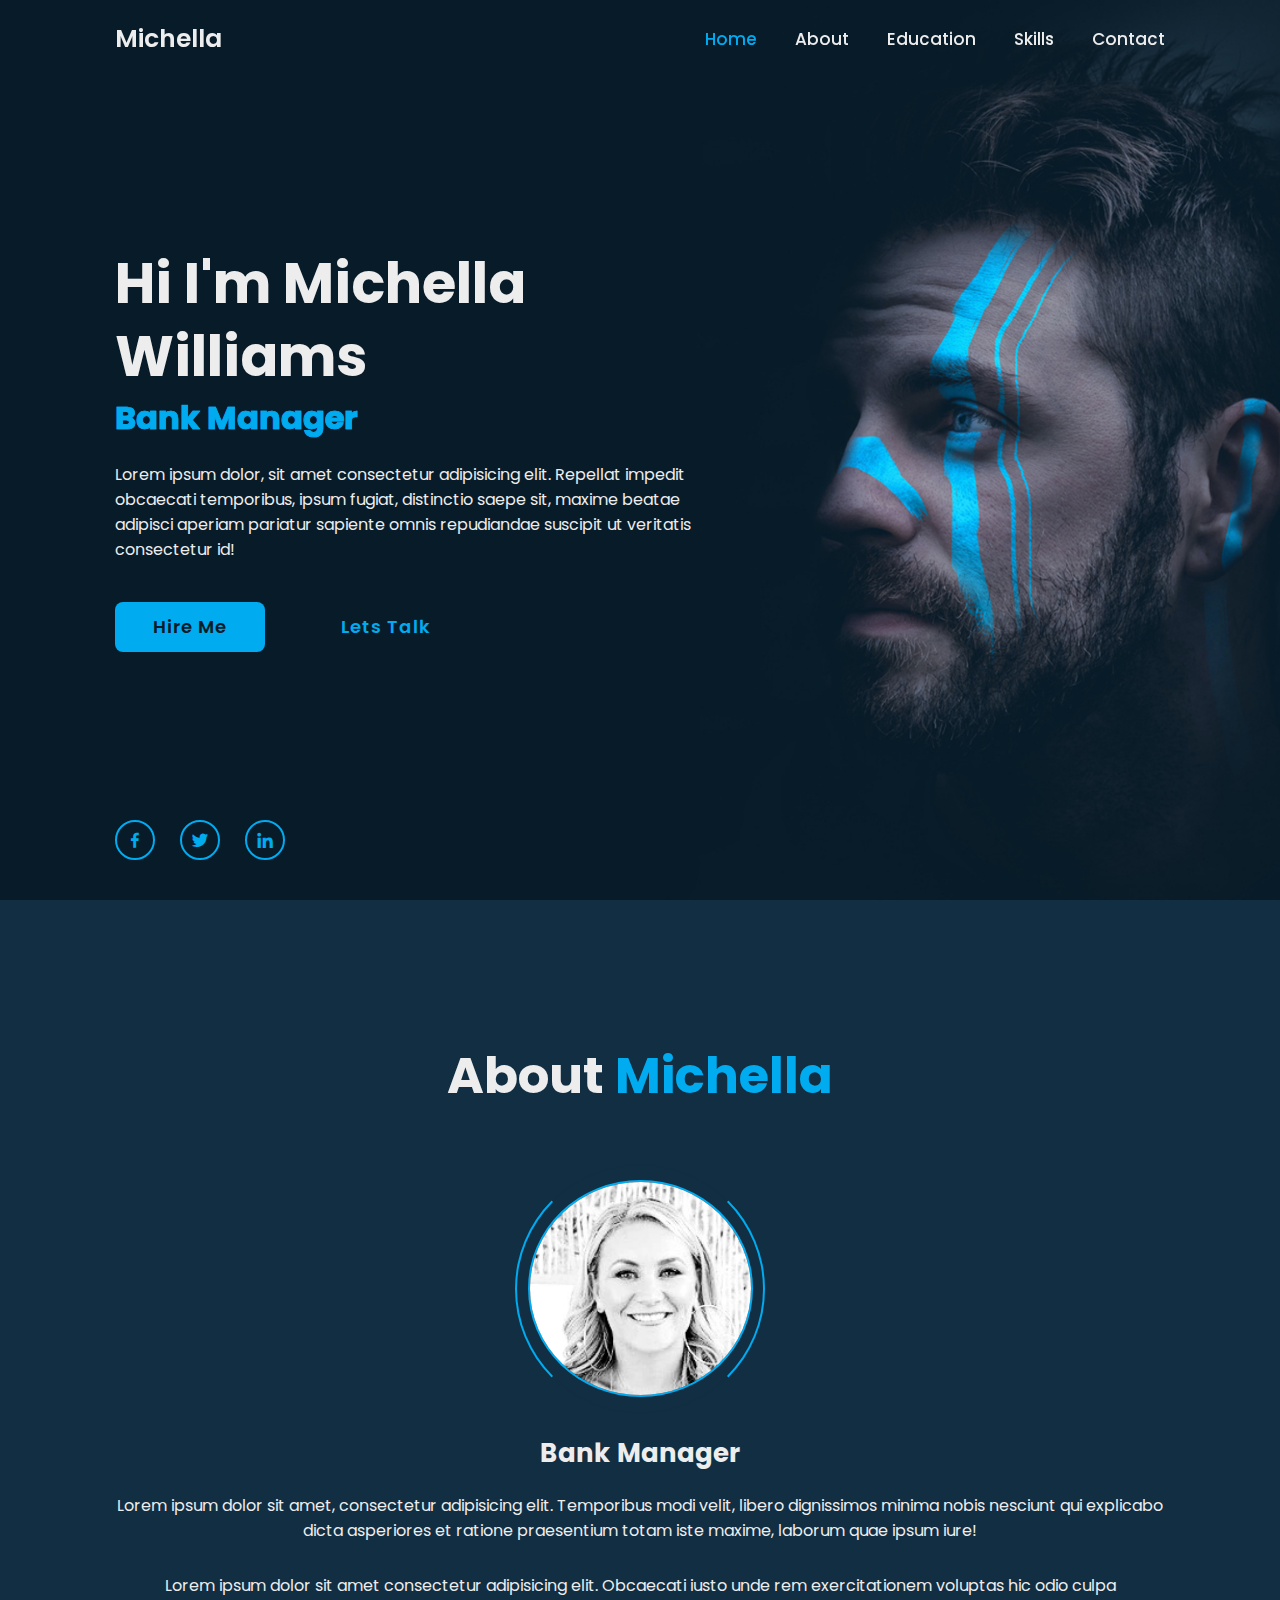
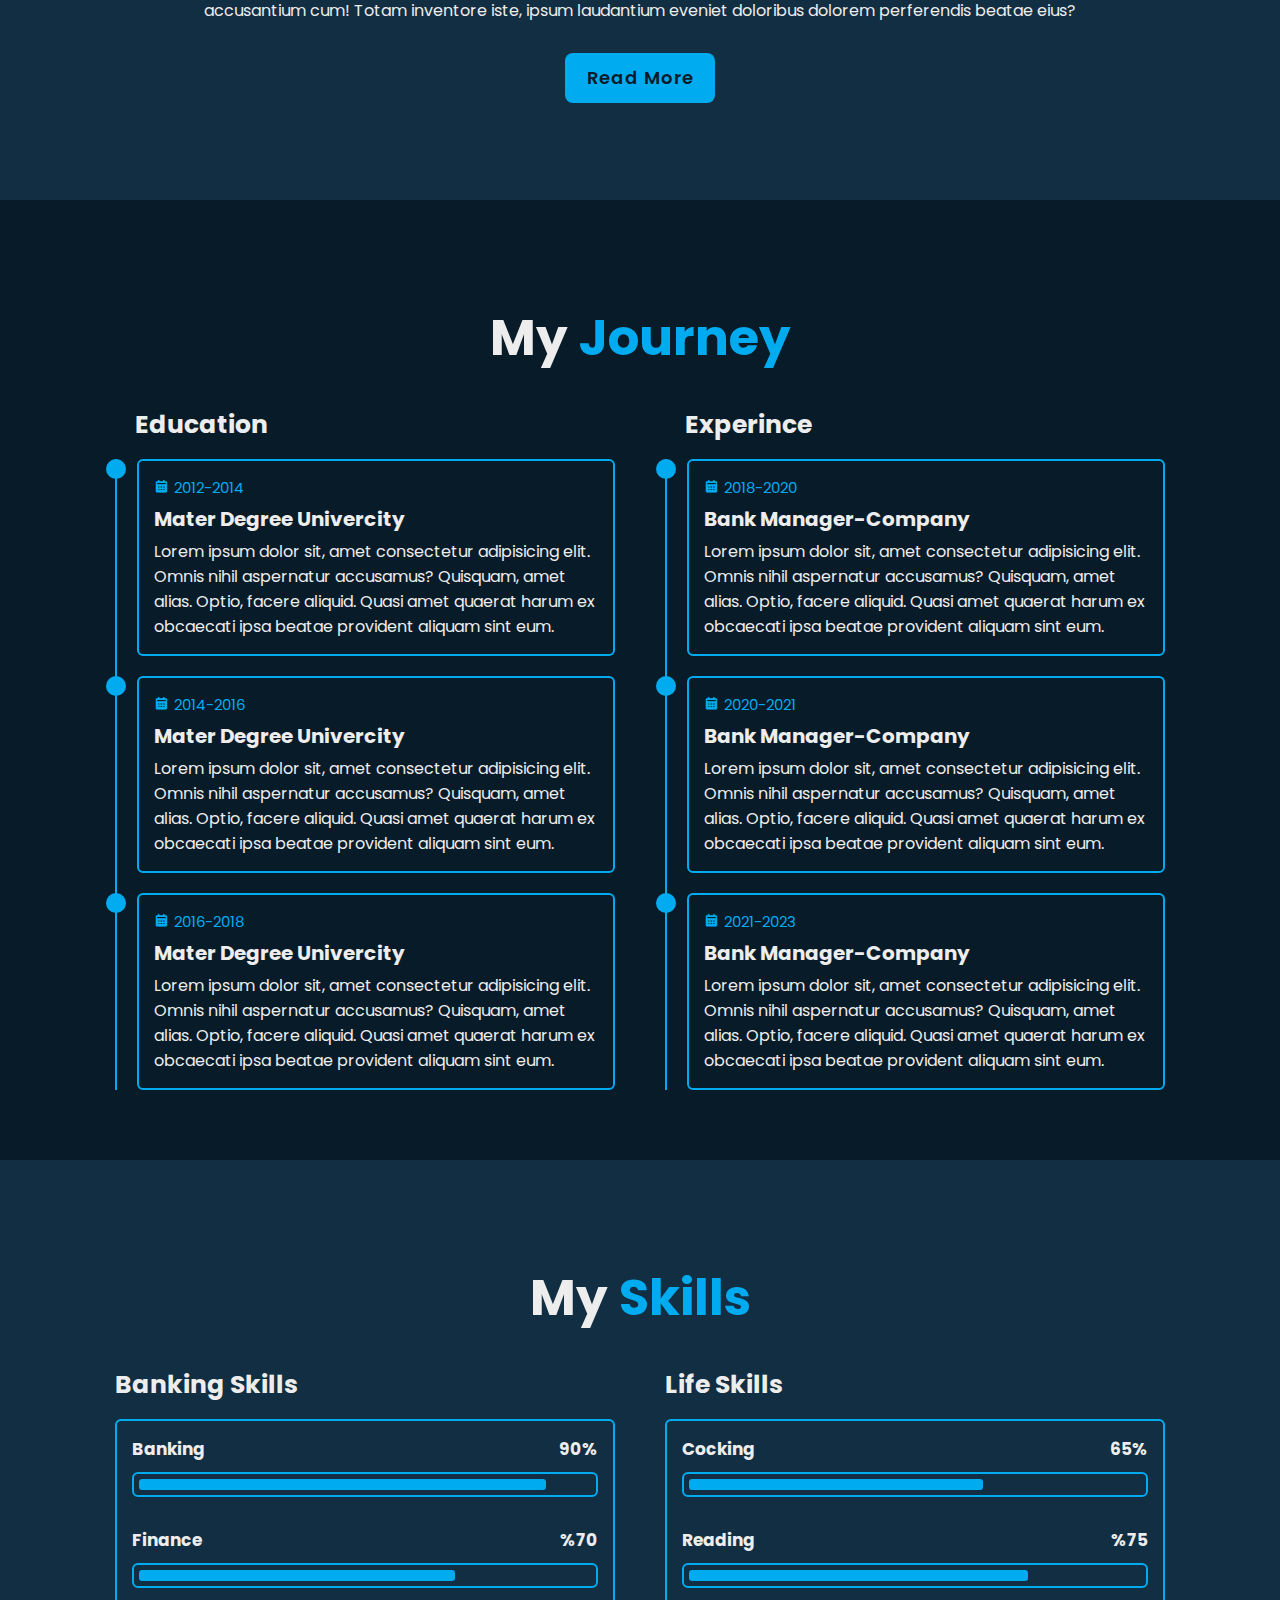
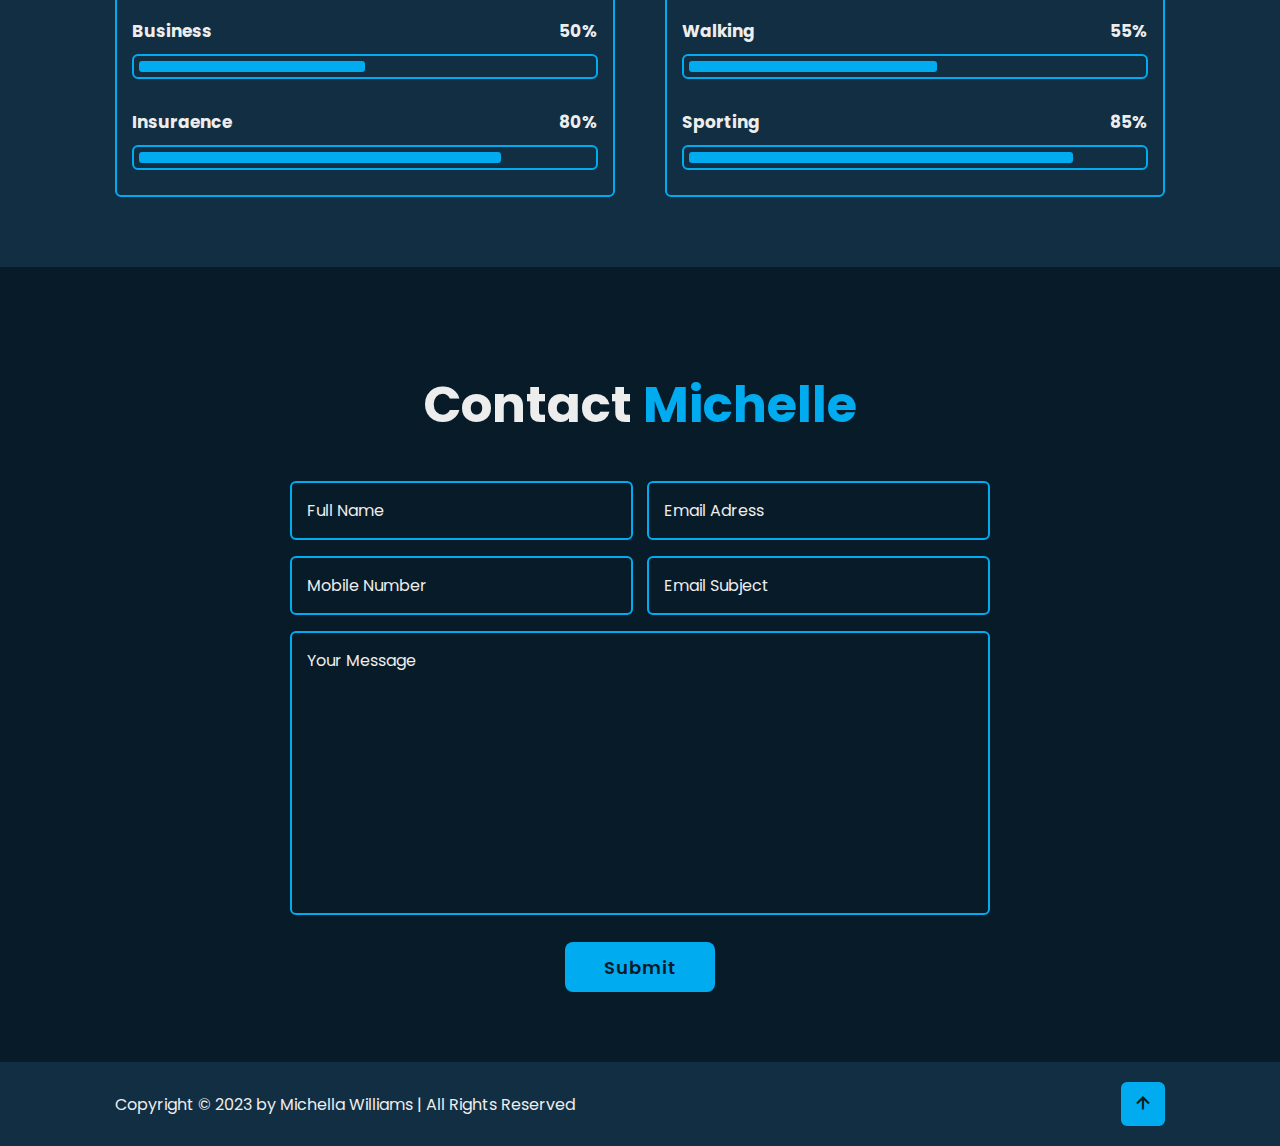
<file: first/index.html>
<!DOCTYPE html>
<html lang="en">
  <head>
    <meta charset="UTF-8" />
    <meta http-equiv="X-UA-Compatible" content="IE=edge" />
    <meta name="viewport" content="width=device-width, initial-scale=1.0" />
    <title>Michelle Williams</title>

    <link rel="stylesheet" href="css/style.css" />

    <!-- box icons -->
    <link
      href="https://unpkg.com/boxicons@2.1.4/css/boxicons.min.css" rel="stylesheet"/>
  </head>

  <body>
    <!-- header design -->
    <header class="header">
      <a href="#" class="logo">Michella</a>

      <div class="bx bx-menu" id="menu-icon"></div>

      <nav class="navbar">

        <a href="#home" class="active">Home</a>
        <a href="#about">About</a>
        <a href="#education">Education</a>
        <a href="#skills">Skills</a>
        <a href="#contact">Contact</a>

        <span class="active-nav"></span>
      </nav>
    </header>
   

    <!-- home section design -->
    <section class="home" id="home">
      <div class="home-content">
        <h1>Hi I'm <span>Michella Williams</span></h1>
        <div class="text-animate">
          <h3>Bank Manager</h3>
        </div>
        <p>Lorem ipsum dolor, sit amet consectetur adipisicing elit. 
          Repellat impedit obcaecati temporibus, ipsum fugiat,
           distinctio saepe sit, maxime beatae adipisci aperiam pariatur
            sapiente omnis repudiandae suscipit ut veritatis consectetur id!
        </p>
        <div class="btn-box">
          <a href="#" class="btn">Hire Me</a>
          <a href="#" class="btn">Lets Talk</a>
        </div>
      </div>
      <div class="home-sci">
        <a href="#"><i class="bx bxl-facebook"></i></a>
        <a href="#"><i class=" bx bxl-twitter"></i></a>
        <a href="#"><i class="bx bxl-linkedin"></i></a>

      </div>

      <div class="home-imgHover"></div>
    </section>
   
    <!-- about section design -->
    <section class="about" id="about">
      <h2 class="heading">About <span>Michella</span></h2>
      <div class="about-img">
        <img src="images/home2.png" alt="">
        <span class="circle-spin"></span>
      </div>
      <div class="about-content">
        <h3>Bank Manager</h3>
        <p>Lorem ipsum dolor sit amet, consectetur adipisicing elit. Temporibus modi velit, libero dignissimos minima nobis nesciunt qui explicabo dicta asperiores et ratione praesentium totam iste maxime, laborum quae ipsum iure!</p>
        <p>Lorem ipsum dolor sit amet consectetur adipisicing elit. Obcaecati iusto unde rem exercitationem voluptas hic odio culpa accusantium cum! Totam inventore iste, ipsum laudantium eveniet doloribus dolorem perferendis beatae eius?</p>
        <div class="btn-box btns">
          <a href="#" class="btn">Read More</a>
        </div>
      </div>
    </section>
    

    <!-- education section design -->
    <section class="education" id="education">
      <h2 class="heading">My <span>Journey</span></h2>
      <div class="education-row">
        <div class="education-column">
          <h3 class="title">Education</h3>

          <div class="education-box">
            <div class="education-content">
              <div class="content">
                <div class="year" ><i class="bx bxs-calendar"></i>2012-2014    </div>
                <h3>Mater Degree Univercity</h3>
                <p>Lorem ipsum dolor sit, amet consectetur adipisicing elit.
                   Omnis nihil aspernatur accusamus? Quisquam, amet alias. 
                   Optio, facere aliquid. Quasi amet quaerat harum ex obcaecati 
                   ipsa beatae provident aliquam sint eum.</p>

              </div>
            </div>

            <div class="education-content">
              <div class="content">
                <div class="year" ><i class="bx bxs-calendar"></i>2014-2016    </div>
                <h3>Mater Degree Univercity</h3>
                <p>Lorem ipsum dolor sit, amet consectetur adipisicing elit.
                   Omnis nihil aspernatur accusamus? Quisquam, amet alias. 
                   Optio, facere aliquid. Quasi amet quaerat harum ex obcaecati 
                   ipsa beatae provident aliquam sint eum.</p>

              </div>
            </div>

            <div class="education-content">
              <div class="content">
                <div class="year" ><i class="bx bxs-calendar"></i>2016-2018    </div>
                <h3>Mater Degree Univercity</h3>
                <p>Lorem ipsum dolor sit, amet consectetur adipisicing elit.
                   Omnis nihil aspernatur accusamus? Quisquam, amet alias. 
                   Optio, facere aliquid. Quasi amet quaerat harum ex obcaecati 
                   ipsa beatae provident aliquam sint eum.</p>

              </div>
            </div>

          </div>
        </div>

        <div class="education-column">
          <h3 class="title">Experince</h3>

          <div class="education-box">
            <div class="education-content">
              <div class="content">
                <div class="year" ><i class="bx bxs-calendar"></i>2018-2020    </div>
                <h3>Bank Manager-Company</h3>
                <p>Lorem ipsum dolor sit, amet consectetur adipisicing elit.
                   Omnis nihil aspernatur accusamus? Quisquam, amet alias. 
                   Optio, facere aliquid. Quasi amet quaerat harum ex obcaecati 
                   ipsa beatae provident aliquam sint eum.</p>

              </div>
            </div>

            <div class="education-content">
              <div class="content">
                <div class="year" ><i class="bx bxs-calendar"></i>2020-2021    </div>
                <h3>Bank Manager-Company</h3>
                <p>Lorem ipsum dolor sit, amet consectetur adipisicing elit.
                   Omnis nihil aspernatur accusamus? Quisquam, amet alias. 
                   Optio, facere aliquid. Quasi amet quaerat harum ex obcaecati 
                   ipsa beatae provident aliquam sint eum.</p>

              </div>
            </div>

            <div class="education-content">
              <div class="content">
                <div class="year" ><i class="bx bxs-calendar"></i>2021-2023    </div>
                <h3>Bank Manager-Company</h3>
                <p>Lorem ipsum dolor sit, amet consectetur adipisicing elit.
                   Omnis nihil aspernatur accusamus? Quisquam, amet alias. 
                   Optio, facere aliquid. Quasi amet quaerat harum ex obcaecati 
                   ipsa beatae provident aliquam sint eum.</p>

              </div>
            </div>

          </div>
        </div>

      </div>
    </section>
    

    <!-- skills section design -->
    <section class="skills" id="skills"> 
      <h2 class="heading">My <span>Skills</span></h2>
      <div class="skills-row">
        <div class="skills-column">
          <h3 class="title">Banking Skills</h3>

          <div class="skills-box">
            <div class="skills-content">
              <div class="progress">
                <h3>Banking<span>90%</span></h3>
                <div class="bar"><span></span></div>
              </div>

              <div class="progress">
                <h3>Finance<span>%70</span></h3>
                <div class="bar"><span></span></div>
              </div>

              <div class="progress">
                <h3>Business<span>50%</span></h3>
                <div class="bar"><span></span></div>
              </div>

              <div class="progress">
                <h3>Insuraence<span>80%</span></h3>
                <div class="bar"><span></span></div>
              </div>
            </div>
          </div>
        </div>

        <div class="skills-column">
          <h3 class="title">Life Skills</h3>

          <div class="skills-box">
            <div class="skills-content">
              <div class="progress">
                <h3>Cocking<span>65%</span></h3>
                <div class="bar"><span></span></div>
              </div>

              <div class="progress">
                <h3>Reading<span>%75</span></h3>
                <div class="bar"><span></span></div>
              </div>

              <div class="progress">
                <h3>Walking<span>55%</span></h3>
                <div class="bar"><span></span></div>
              </div>

              <div class="progress">
                <h3>Sporting<span>85%</span></h3>
                <div class="bar"><span></span></div>
              </div>
            </div>
          </div>
        </div>

      </div>
    </section>
   

    <!-- contact section design -->
    <section class="contact" id="contact">
      <h2 class="heading">Contact <span>Michelle</span></h2>
      <form action="#">
          <div class="input-box">
              <div class="input-field">
                  <input type="text" placeholder="Full Name" required>
                  <span class="focus"></span>
              </div>

              <div class="input-field">
                  <input type="text" placeholder="Email Adress" required>
                  <span class="focus"></span>
              </div>
          </div>

          <div class="input-box">
              <div class="input-field">
                  <input type="number" placeholder="Mobile Number" required>
                  <span class="focus"></span>
              </div>

              <div class="input-field">
                  <input type="text" placeholder="Email Subject" required>
                  <span class="focus"></span>
              </div>
          </div>

          <div class="textarea-field">
              <textarea name="" id="" cols="30" rows="10" placeholder="Your Message" required></textarea>
              <span class="focus"></span>
          </div>
          <div class="btn-box btns">
              <button type="submit" class="btn">Submit</button>
          </div>
      </form>
  </section>


    <!-- footer design -->
    <footer class="footer">
      <div class="footer-text">
          <p>Copyright &copy 2023 by Michella Williams | All Rights Reserved </p>
      </div>

      <div class="footer-iconTop">
          <a href="#"><i class="bx bx-up-arrow-alt"></i></a>
      </div>
  </footer>
    

    <script src="js/script.js"></script>
  </body>
</html>
</file>
<file: first/css/style.css>
@import url('https://fonts.googleapis.com/css2?family=Poppins:wght@300;400;500;600;700;800;900&display=swap');

* {
    margin: 0;
    padding: 0;
    box-sizing: border-box;
    text-decoration: none;
    border: none;
    outline: none;
    scroll-behavior: smooth;
    font-family: 'Poppins', sans-serif;
}
:root{
    --bg-color:#081b29;
    --second-bg-color:#112e42;
    --text-color:#ededed;
    --main-color:#00abf0;
}
html{
    font-size: 62.5%;
    overflow-x: hidden;
}
body{
    background: var(--bg-color);
    color: var(--text-color);
}
/*header*/
.header{
    position: fixed;
    top: 0;
    left: 0;
    width: 100%;
    padding: 2rem 9%;
    background: transparent;
    display: flex;
    justify-content: space-between;
    align-items: center;
    z-index: 100;
    transition: .3s;
}
.header.sticky{
    background: var(--bg-color);
}
.logo{
    font-size: 2.5rem;
    color: var(--text-color);
    font-weight: 600;
}
.navbar a{
    font-size: 1.7rem;
    color: var(--text-color);
    font-weight: 500;
    margin-left: 3.5rem;
    transition: .3s
}
.navbar a:hover,
.navbar a.active{
    color: var(--main-color);
}

#menu-icon{
    font-size: 3.6rem;
    color: var(--text-color);
    cursor: pointer;
    display: none;
}
/*section Home */
section{
    min-height: 100vh;
    padding: 10rem 9% 2rem;
}
.home{
    display: flex;
    align-items: center;
    padding: 0 9%;
    background: url(../images/home.jpg);
    background-size: cover;
    background-position: center;
}
.home-content{
    max-width: 60rem;
    z-index: 99;
}
.home-content h1{
    font-size: 5.6rem;
    font-weight: 700;
    line-height: 1.3;
}
.home-content h1 span{
    color: var(--text-color);
}
.home-content .text-animate{
    position: relative;
    width: 32.8rem;
}
.home-content .text-animate h3{
    font-size: 3.2rem ;
    font-weight: 700;
    color: transparent;
    -webkit-text-stroke: .7px var(--main-color);
    background-image: linear-gradient(var(--main-color),var(--main-color));
    background-repeat: no-repeat;
    -webkit-background-clip: text;
    background-position: 0 0;
    animation: homeBgText 6s linear infinite;
    animation-delay: 2s;
}
.home-content .text-animate h3::before{
    content: '';
    position: absolute;
    top: 0;
    left: 0;
    width: 0;
    height: 100%;
    border-right: px solid var(--main-color);
    z-index: -1;
}
.home-content p{
    font-size: 1.6rem;
    margin: 2rem 0 4rem;
}
/*home btn start*/
.btn-box{
    position: relative;
    display: flex;
    justify-content: space-between;
    width: 34.5rem;
    height: 5rem;
}
.btn-box .btn{
    position: relative;
    display: inline-flex;
    justify-content: center;
    align-items: center;
    width: 15rem;
    height: 100%;
    background: var(--main-color);
    border-radius: .8rem;
    font-size: 1.8rem;
    font-weight: 600;
    letter-spacing: .1rem;
    color: var(--bg-color);
    z-index: 1;
    overflow: hidden;
    transition: .5s;
}
.btn-box .btn:hover{
    color: var(--main-color);
}
.btn-box .btn:nth-child(2){
    background: transparent;
    color: var(--main-color);
}
.btn-box .btn:nth-child(2):hover{
    color: var(--bg-color);
}
.btn-box .btn:nth-child(2)::before{
    background: var(--main-color);
}
.btn-box .btn::before{
    content: '';
    position: absolute;
    top: 0;
    left: 0;
    width: 0;
    height: 100%;
    background: var(--bg-color);
    z-index: -1;
    transition: .5s;
}
.btn-box .btn:hover::before{
    width: 100%;
}
/*home-btn end*/
.home-sci{
    position: absolute;
    bottom: 4rem;
    width: 170px;
    display: flex;
    justify-content: space-between;
}
.home-sci a{
    position: relative;
    display: inline-flex;
    justify-content: center;
    align-items: center;
    width: 40px;
    height: 40px;
    background: transparent;
    border: .2rem solid var(--main-color);
    border-radius: 50%;
    font-size: 20px;
    color: var(--main-color);
    z-index: 1;
    overflow: hidden;
    transition: .5s;
}
.home-sci a:hover{
    color: var(--bg-color);
}
.home-sci a::before{
    content: '';
    position: absolute;
    top: 0;
    left: 0;
    width: 0;
    height: 100%;
    z-index: -1;
    background: var(--main-color);
    transition: .5s;
}
.home-sci a:hover::before{
    width: 100%;
}

.home-imgHover{
    position: absolute;
    top: 0;
    right: 0;
    width: 45%;
    height: 100%;
    background: transparent;
    transition: 3s;
}
.home-imgHover:hover{
    background: var(--bg-color);
    opacity: .8;
}
/*About section start*/
.about{
    display: flex;
    justify-content: center;
    align-items: center;
    flex-direction: column;
    gap: 2rem;
    background: var(--second-bg-color);
    padding-bottom: 6rem;
}
.heading{
    font-size: 5rem;
    margin-bottom: 3rem;
    text-align: center;
}
span{
    color: var(--main-color);
}
.about-img{
    position: relative;
    width: 25rem;
    height: 25rem;
    border-radius: 50%;
    display: flex;
    justify-content: center;
    align-items: center;
}
.about-img img{
    width: 90%;
    border-radius: 50%;
    border: .2rem solid var(--main-color);
}
.about-img .circle-spin{
    position: absolute;
    top: 50%;
    left: 50%;
    transform:  translate(-50%,-50%) rotate(0);
    width: 100%;
    height: 100%;
    border-radius: 50%;
    border-top: .2rem solid var(--second-bg-color);
    border-bottom: .2rem solid var(--second-bg-color);
    border-left: .2rem solid var(--main-color);
    border-right: .2rem solid var(--main-color);
    animation: aboutSpinner 8s linear infinite;
}
.about-content{
    text-align: center;
}
.about-content h3{
    font-size: 2.6rem;
}
.about-content p{
    font-size: 1.6rem;
    margin: 2rem 0 3rem;
}
.btn-box.btns{
    display: inline-block;
    width: 15rem;
}
.btn-box.btns a::before{
    background: var(--second-bg-color);
}
/*About section end*/

/*Education section start*/
.education{
    display: flex;
    justify-content: center;
    align-items: center;
    flex-direction: column;
    min-height: auto;
    padding-bottom: 5rem;

}
.education .education-row{
    display: flex;
    flex-wrap: wrap;
    gap: 5rem;
}
.education-row .education-column{
    flex: 1 1 40rem;
}
.education-column .title{
    font-size: 2.5rem;
    margin: 0 0 1.5rem 2rem;
}
.education-column .education-box{
    border-left: .2rem solid var(--main-color);
}

.education-box .education-content{
    position: relative;
    padding-left: 2rem;

}
.education-box .education-content::before{
    content: '';
    position: absolute;
    top: 0;
    left: -1.1rem ;
    width: 2rem;
    height: 2rem;
    background: var(--main-color);
    border-radius: 50%;
}
.education-content .content{
    position: relative;
    padding: 1.5rem;
    border: .2rem solid var(--main-color);
    border-radius: .6rem;
    margin-bottom: 2rem;
    overflow: hidden;
    z-index: 1;
   
}
.education-content .content::before{
    content: '';
    position: absolute;
    top: 0;
    left: 0;
    width: 0;
    height: 100%;
    background: var(--second-bg-color);
    transition: .5s;
}
.education-content .content:hover::before{
    width: 100%;
}
.education-content .content .year{
    font-size: 1.5rem;
    color: var(--main-color);
    padding-bottom: .5rem;
}
.education-content .content .year i{
    padding-right: .5rem;
}
.education-content .content h3{
    font-size: 2rem;
}
.education-content .content p{
    font-size: 1.6rem;
    padding-top: .5rem;
}
/*Education section end*/

/*Skill section start*/
.skills{
    min-height: auto;
    padding-bottom: 7rem;
    background: var(--second-bg-color);
}
.skills .skills-row{
    display: flex;
    flex-wrap: wrap;
    gap: 5rem;
}
.skills-row .skills-column{
    flex: 1 1 40rem;
}
.skills-column .title{
    font-size: 2.5rem;
    margin: 0 0 1.5rem;
}
.skills-box .skills-content{
    position: relative;
    border: .2rem solid var(--main-color);
    border-radius: .6rem;
    padding: .5rem 1.5rem;
    z-index: 1;
    overflow: hidden;
}
.skills-box .skills-content::before{
    content: '';
    position: absolute;
    top: 0;
    left: 0;
    width: 0;
    height: 100%;
    background: var(--bg-color);
    z-index: -1;
    transition: .5s;
}
.skills-box .skills-content:hover::before{
    width: 100%;
}
.skills-content .progress{
    padding: 1rem 0;
}
.skills-content .progress h3{
    font-size: 1.7rem;
    display: flex;
    justify-content: space-between;
}
.skills-content .progress h3 span{
    color: var(--text-color);
}
.skills-content .progress .bar{
    height: 2.5rem;
    border-radius: .6rem;
    border: .2rem solid var(--main-color);
    padding: .5rem;
    margin: 1rem 0;
}
.skills-content .progress .bar span{
    display: block;
    height: 100%;
    border-radius: .3rem;
    background: var(--main-color);
}
.skills-column:nth-child(1) .skills-content .progress:nth-child(1) .bar span{
    width: 90%;
}
.skills-column:nth-child(1) .skills-content .progress:nth-child(2) .bar span{
    width: 70%;
}
.skills-column:nth-child(1) .skills-content .progress:nth-child(3) .bar span{
    width: 50%;
}
.skills-column:nth-child(1) .skills-content .progress:nth-child(4) .bar span{
    width: 80%;
}


.skills-column:nth-child(2) .skills-content .progress:nth-child(1) .bar span{
    width: 65%;
}
.skills-column:nth-child(2) .skills-content .progress:nth-child(2) .bar span{
    width: 75%;
}
.skills-column:nth-child(2) .skills-content .progress:nth-child(3) .bar span{
    width: 55%;
}
.skills-column:nth-child(2) .skills-content .progress:nth-child(4) .bar span{
    width: 85%;
}


/*Skill section end*/

/*contact section start*/

.contact{
    min-height: auto;
    padding-bottom: 7rem;

}
.contact form{
    max-width:70rem;
    margin: 0 auto;
    text-align: center;
}
.contact form .focus{
    position: absolute;
    top: 0;
    left: 0;
    width: 0;
    height: 100%;
    background: var(--second-bg-color);
    border-radius: .6rem;
    z-index: -1;
    transition: .5s;
}
 .contact form .input-box .input-field input:focus~.focus,
 .contact form .input-box .input-field input:valid~.focus,
 .contact form .textarea-field textarea:focus~.focus,
 .contact form .textarea-field textarea:valid~.focus{
    width: 100%;
 }

.contact form .input-box{
    position: relative;
    display: flex;
    justify-content: space-between;
    flex-wrap: wrap;
}
.contact form .input-box .input-field{
    position: relative;
    width: 49%;
    margin: .8rem 0;
}
.contact form .input-box .input-field input,
.contact form .textarea-field textarea{
    width: 100%;
    height: 100%;
    padding: 1.5rem;
    font-size: 1.6rem;
    color: var(--text-color);
    background: transparent;
    border-radius: .6rem;
    border: .2rem solid var(--main-color);
}
.contact form .input-box .input-field input::placeholder,
.contact form .textarea-field textarea::placeholder{
    color: var(--text-color);
}
.contact form .textarea-field{
    position: relative;
    margin: .8rem 0 2.7rem;
    display: flex;
}
.contact form .textarea-field textarea{
    resize: none;
}
.contact form .btn-box.btns .btn{
    cursor: pointer;
}
/*contact section end*/

/*footer section start*/
.footer{
    display: flex;
    justify-content: space-between;
    align-items: center;
    flex-wrap: wrap;
    padding: 2rem 9%;
    background: var(--second-bg-color);
}
.footer-text p{
    font-size: 1.6rem;
}
.footer-iconTop a{
    position: relative;
    display: inline-flex;
    justify-content: center;
    align-items: center;
    padding: .8rem;
    background: var(--main-color);
    border: .2rem solid var(--main-color);
    border-radius: .6rem;
    z-index: 1;
    overflow: hidden;
}
.footer-iconTop a::before{
    content: '';
    position: absolute;
    top: 0;
    left: 0;
    width: 0;
    height: 100%;
    background:var(--second-bg-color);
    z-index: -1;
    transition: .5s;
}
.footer-iconTop a:hover::before{
    width: 100%;
}


.footer-iconTop a i{
    font-size: 2.4rem;
    color: var(--bg-color);
    transition: .5s;
}
.footer-iconTop a:hover i{    
    color: var(--main-color);    
}

/*footer section end*/


/*Responsive begin*/
@media (max-width:1200px){
    html{
        font-size: 55%;
    }
}
@media (max-width:991px){
    .header{
        padding: 2rem 4%;
    }
    section{
        padding: 10rem 4% 2rem;
    }
    .home{
        padding: 0 4%;
    }
    .footer{
        padding: 2rem 4%;
    }
}
@media (max-width:768px){
    .header{
        background:var(--bg-color);
    }
    #menu-icon{
        display: block;
    }
    .navbar{
        position: absolute;
        top: 100%;
        left: -100%;
        width: 100%;
        padding:  1rem 4%;
        background: var(--main-color);
        box-shadow: 0 .5rem 1rem  rgba(0, 0, 0, .2);
        transition:  .25s ease;
        transition-delay: .25s;
        z-index: 1;
    }
    .navbar.active{
        left: 0;
        transition-delay: 0s;
        
    }
    .navbar .active-nav{
        position: absolute;
        top: 0;
        left: -100%;
        width: 100%;
        height: 100%;
        background: var(--bg-color);
        border-top: .1rem solid rgba(0, 0, 0, .2);
        z-index: -1;
        transition: .25 ease;
        transition-delay: 0s
    }
    .navbar.active .active-nav{
        transition-delay: .25s;
        left: 0;
    }
    .navbar a{
        display: block;
        font-size: 2rem;
        margin: 3rem 0;
        transform: translateX(0);
        transition: .25s ease;
        transition-delay: 0s;
    }
    .navbar.active a{
        transform: translateX(0);
        transition-delay: .25s;
    }
    .home-imgHover{
        pointer-events: none;
        background: var(--bg-color);
        opacity: .6;
    }
}
@media (max-width:520px){
    html{
        font-size: 50%;

    }
    .home-content h1{
        display: flex;
        flex-direction: column;
    }
    .home-sci{
        width: 160px;
    }
    .home-sci a{
        width: 38px;
        height: 38px;
    }
}
@media (max-width:462px){
    .home-content h1{
        font-size: 5.2rem;
    }
    .education{
        padding: 10rem 4% 5rem 5%;
    }
    .contact form .input-box .input-field{
        width: 100%;
    }
    .footer{
        flex-direction: column-reverse;
    }
    .footer p{
        margin-top: 2rem;
        text-align: center;
    }
}
@media (max-width:462px){
    .home{
        justify-content: center;
    }
    .home-content{
        display: flex;
        align-items: center;
        flex-direction: column;
        text-align: center;
    }
    .home-content h1{
        font-size: 5rem;
    }
}

/*Responsive end*/

/*Keyframes Animation*/
@keyframes homeBgText{
    0%,
    10%,
    100%{
        background-position: -33rem 0;
    }
    65%,
    85%{
        background-position: 0 0;
    }
}
@keyframes aboutSpinner{
    100%{
        transform:  translate(-50%,-50%) rotate(360deg);
    }
}
/*keyframes End*/
</file>
